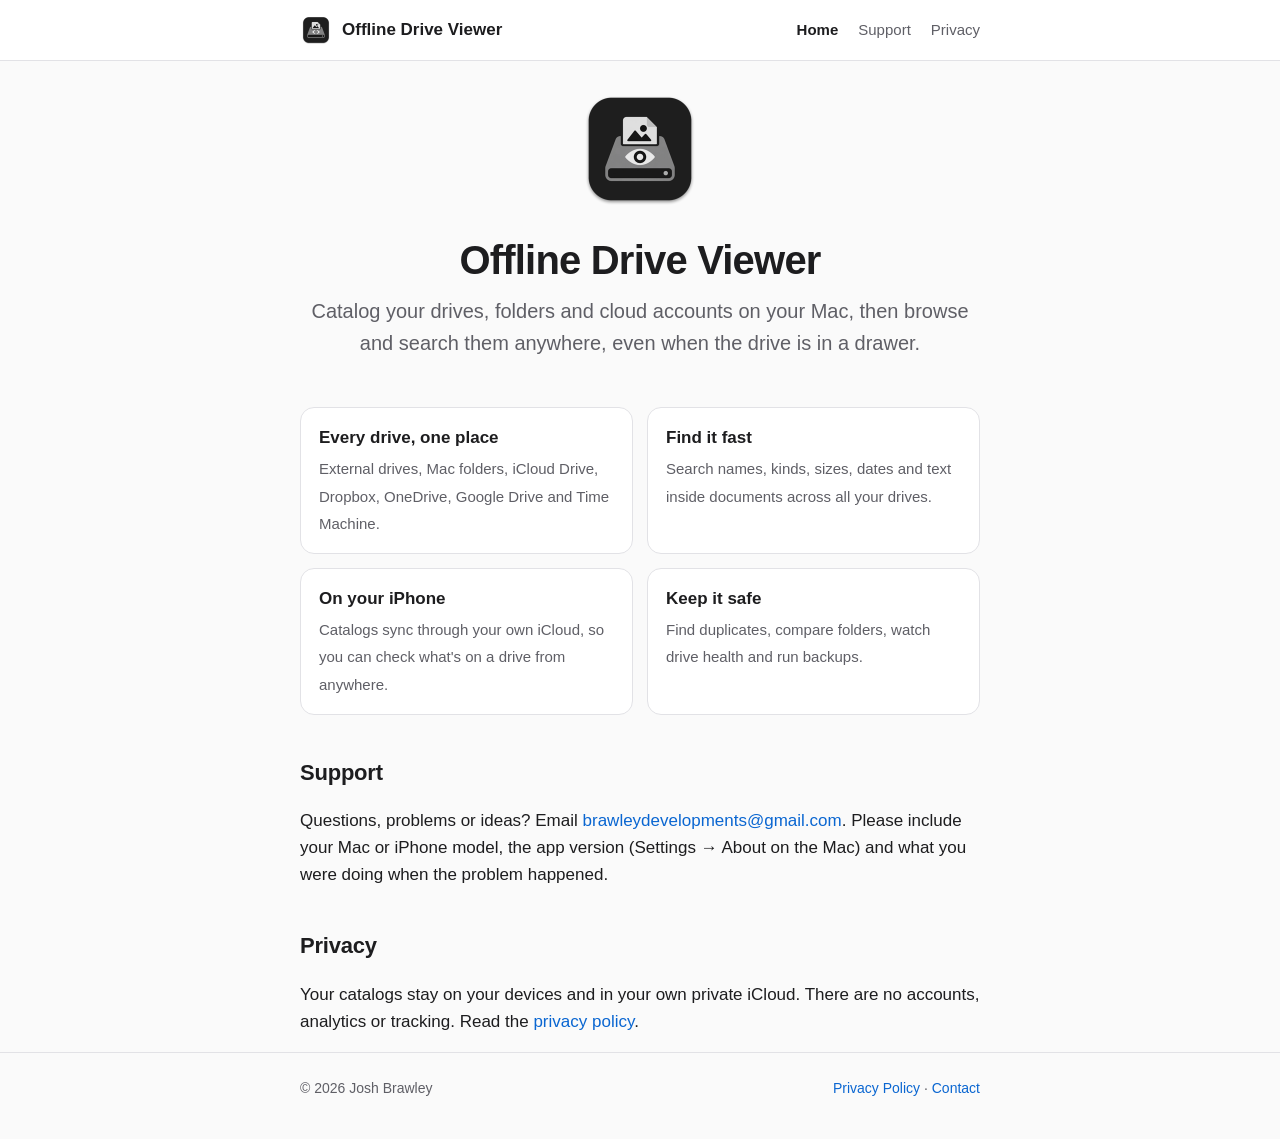
<file: index.html>
<!doctype html>
<html lang="en">
<head>
  <meta charset="utf-8">
  <meta name="viewport" content="width=device-width, initial-scale=1">
  <title>Offline Drive Viewer</title>
  <meta name="description" content="Browse and search every drive you own, even when it's unplugged.">
  <link rel="icon" href="icon.png">
  <link rel="apple-touch-icon" href="icon.png">
  <link rel="stylesheet" href="style.css">
</head>
<body>
  <header class="site">
    <div class="wrap">
      <a class="brand" href="./"><img src="icon.png" alt=""><span>Offline Drive Viewer</span></a>
      <nav>
        <a href="./" aria-current="page">Home</a>
        <a href="#support">Support</a>
        <a href="privacy.html">Privacy</a>
      </nav>
    </div>
  </header>

  <main class="wrap">
    <section class="hero">
      <img src="icon.png" alt="Offline Drive Viewer app icon">
      <h1>Offline Drive Viewer</h1>
      <p>Catalog your drives, folders and cloud accounts on your Mac, then browse and search them anywhere, even when the drive is in a drawer.</p>
    </section>

    <ul class="features">
      <li><strong>Every drive, one place</strong><span>External drives, Mac folders, iCloud Drive, Dropbox, OneDrive, Google Drive and Time Machine.</span></li>
      <li><strong>Find it fast</strong><span>Search names, kinds, sizes, dates and text inside documents across all your drives.</span></li>
      <li><strong>On your iPhone</strong><span>Catalogs sync through your own iCloud, so you can check what's on a drive from anywhere.</span></li>
      <li><strong>Keep it safe</strong><span>Find duplicates, compare folders, watch drive health and run backups.</span></li>
    </ul>

    <h2 id="support">Support</h2>
    <p>Questions, problems or ideas? Email <a href="mailto:brawleydevelopments@gmail.com">brawleydevelopments@gmail.com</a>. Please include your Mac or iPhone model, the app version (Settings → About on the Mac) and what you were doing when the problem happened.</p>

    <h2>Privacy</h2>
    <p>Your catalogs stay on your devices and in your own private iCloud. There are no accounts, analytics or tracking. Read the <a href="privacy.html">privacy policy</a>.</p>
  </main>

  <footer class="site">
    <div class="wrap">
      <span>© 2026 Josh Brawley</span>
      <span><a href="privacy.html">Privacy Policy</a> · <a href="mailto:brawleydevelopments@gmail.com">Contact</a></span>
    </div>
  </footer>
</body>
</html>
</file>
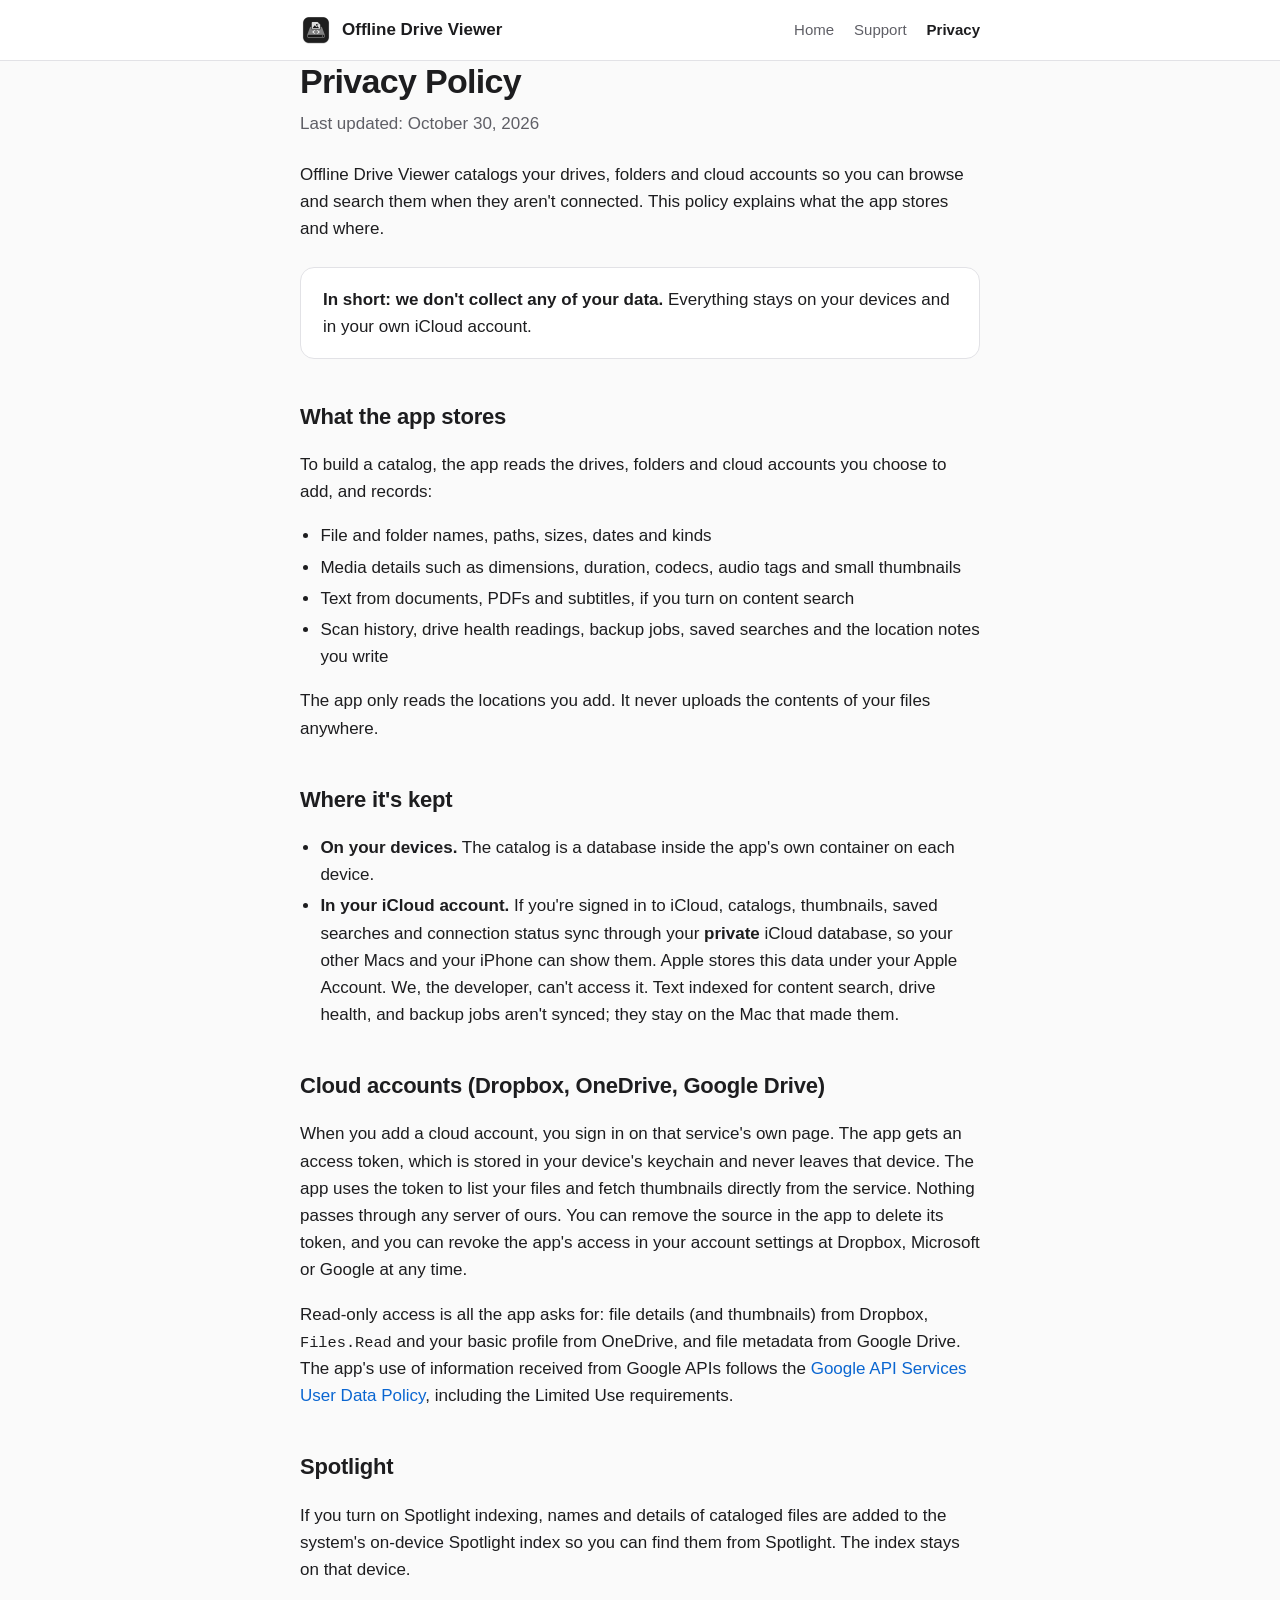
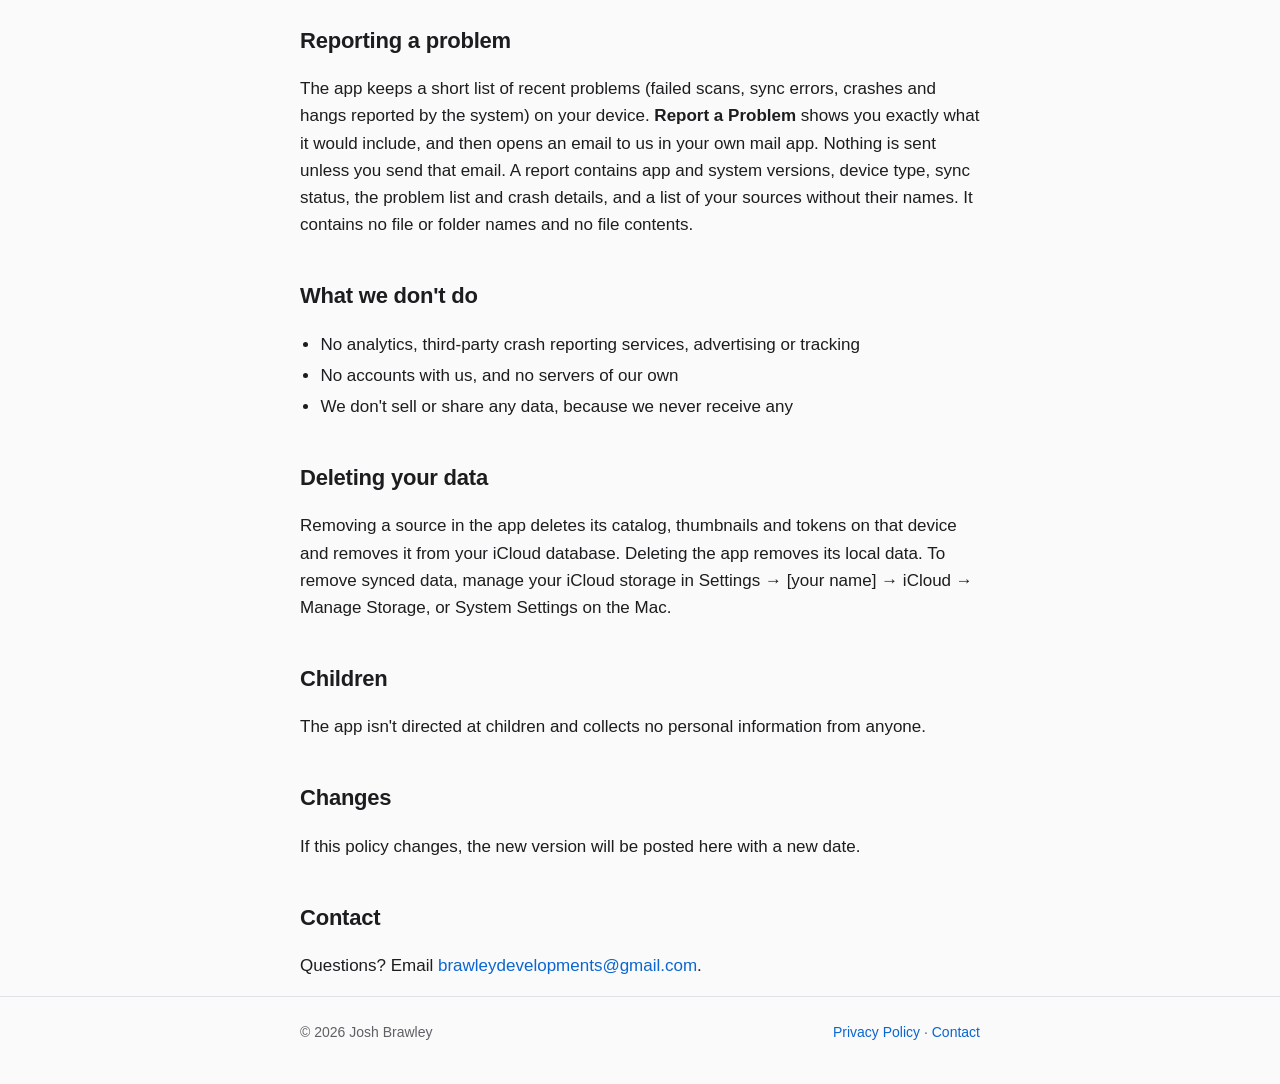
<file: privacy.html>
<!doctype html>
<html lang="en">
<head>
  <meta charset="utf-8">
  <meta name="viewport" content="width=device-width, initial-scale=1">
  <title>Privacy Policy – Offline Drive Viewer</title>
  <meta name="description" content="Offline Drive Viewer doesn't collect your data. Catalogs stay on your devices and in your own iCloud.">
  <link rel="icon" href="icon.png">
  <link rel="apple-touch-icon" href="icon.png">
  <link rel="stylesheet" href="style.css">
</head>
<body>
  <header class="site">
    <div class="wrap">
      <a class="brand" href="./"><img src="icon.png" alt=""><span>Offline Drive Viewer</span></a>
      <nav>
        <a href="./">Home</a>
        <a href="./#support">Support</a>
        <a href="privacy.html" aria-current="page">Privacy</a>
      </nav>
    </div>
  </header>

  <main class="wrap">
    <h1>Privacy Policy</h1>
    <p class="updated">Last updated: October 30, 2026</p>

    <p>Offline Drive Viewer catalogs your drives, folders and cloud accounts so you can browse and search them when they aren't connected. This policy explains what the app stores and where.</p>

    <div class="summary">
      <p><strong>In short: we don't collect any of your data.</strong> Everything stays on your devices and in your own iCloud account.</p>
    </div>

    <h2>What the app stores</h2>
    <p>To build a catalog, the app reads the drives, folders and cloud accounts you choose to add, and records:</p>
    <ul class="plain">
      <li>File and folder names, paths, sizes, dates and kinds</li>
      <li>Media details such as dimensions, duration, codecs, audio tags and small thumbnails</li>
      <li>Text from documents, PDFs and subtitles, if you turn on content search</li>
      <li>Scan history, drive health readings, backup jobs, saved searches and the location notes you write</li>
    </ul>
    <p>The app only reads the locations you add. It never uploads the contents of your files anywhere.</p>

    <h2>Where it's kept</h2>
    <ul class="plain">
      <li><strong>On your devices.</strong> The catalog is a database inside the app's own container on each device.</li>
      <li><strong>In your iCloud account.</strong> If you're signed in to iCloud, catalogs, thumbnails, saved searches and connection status sync through your <strong>private</strong> iCloud database, so your other Macs and your iPhone can show them. Apple stores this data under your Apple Account. We, the developer, can't access it. Text indexed for content search, drive health, and backup jobs aren't synced; they stay on the Mac that made them.</li>
    </ul>

    <h2>Cloud accounts (Dropbox, OneDrive, Google Drive)</h2>
    <p>When you add a cloud account, you sign in on that service's own page. The app gets an access token, which is stored in your device's keychain and never leaves that device. The app uses the token to list your files and fetch thumbnails directly from the service. Nothing passes through any server of ours. You can remove the source in the app to delete its token, and you can revoke the app's access in your account settings at Dropbox, Microsoft or Google at any time.</p>
    <p>Read-only access is all the app asks for: file details (and thumbnails) from Dropbox, <code>Files.Read</code> and your basic profile from OneDrive, and file metadata from Google Drive. The app's use of information received from Google APIs follows the <a href="https://developers.google.com/terms/api-services-user-data-policy">Google API Services User Data Policy</a>, including the Limited Use requirements.</p>

    <h2>Spotlight</h2>
    <p>If you turn on Spotlight indexing, names and details of cataloged files are added to the system's on-device Spotlight index so you can find them from Spotlight. The index stays on that device.</p>

    <h2>Reporting a problem</h2>
    <p>The app keeps a short list of recent problems (failed scans, sync errors, crashes and hangs reported by the system) on your device. <strong>Report a Problem</strong> shows you exactly what it would include, and then opens an email to us in your own mail app. Nothing is sent unless you send that email. A report contains app and system versions, device type, sync status, the problem list and crash details, and a list of your sources without their names. It contains no file or folder names and no file contents.</p>

    <h2>What we don't do</h2>
    <ul class="plain">
      <li>No analytics, third-party crash reporting services, advertising or tracking</li>
      <li>No accounts with us, and no servers of our own</li>
      <li>We don't sell or share any data, because we never receive any</li>
    </ul>

    <h2>Deleting your data</h2>
    <p>Removing a source in the app deletes its catalog, thumbnails and tokens on that device and removes it from your iCloud database. Deleting the app removes its local data. To remove synced data, manage your iCloud storage in Settings → [your name] → iCloud → Manage Storage, or System Settings on the Mac.</p>

    <h2>Children</h2>
    <p>The app isn't directed at children and collects no personal information from anyone.</p>

    <h2>Changes</h2>
    <p>If this policy changes, the new version will be posted here with a new date.</p>

    <h2>Contact</h2>
    <p>Questions? Email <a href="mailto:brawleydevelopments@gmail.com">brawleydevelopments@gmail.com</a>.</p>
  </main>

  <footer class="site">
    <div class="wrap">
      <span>© 2026 Josh Brawley</span>
      <span><a href="privacy.html">Privacy Policy</a> · <a href="mailto:brawleydevelopments@gmail.com">Contact</a></span>
    </div>
  </footer>
</body>
</html>
</file>
<file: style.css>
:root {
  --bg: #fafafa;
  --surface: #ffffff;
  --text: #1d1d1f;
  --muted: #5f5f66;
  --line: #e2e2e6;
  --accent: #2f2f33;
  --link: #0a66d1;
}
@media (prefers-color-scheme: dark) {
  :root {
    --bg: #161617;
    --surface: #1f1f21;
    --text: #f2f2f4;
    --muted: #a1a1a8;
    --line: #333338;
    --accent: #e8e8ea;
    --link: #5aa6ff;
  }
}

* { box-sizing: border-box; }

body {
  margin: 0;
  background: var(--bg);
  color: var(--text);
  font: 17px/1.6 -apple-system, BlinkMacSystemFont, "SF Pro Text", "Helvetica Neue", Arial, sans-serif;
  -webkit-font-smoothing: antialiased;
}

a { color: var(--link); text-decoration: none; }
a:hover { text-decoration: underline; }

.wrap { max-width: 720px; margin: 0 auto; padding: 0 20px; }

header.site {
  border-bottom: 1px solid var(--line);
  background: var(--surface);
}
header.site .wrap {
  display: flex;
  align-items: center;
  justify-content: space-between;
  gap: 16px;
  height: 60px;
}
.brand {
  display: flex;
  align-items: center;
  gap: 10px;
  color: var(--text);
  font-weight: 600;
}
.brand img { width: 32px; height: 32px; }
.brand:hover { text-decoration: none; }
nav { display: flex; gap: 20px; font-size: 15px; }
nav a { color: var(--muted); }
nav a[aria-current="page"] { color: var(--text); font-weight: 600; }

main { padding: 48px 0 64px; }

.hero { text-align: center; padding: 24px 0 40px; }
.hero img { width: 128px; height: 128px; }
.hero h1 { font-size: 40px; line-height: 1.15; margin: 16px 0 12px; letter-spacing: -0.02em; }
.hero p { font-size: 20px; color: var(--muted); margin: 0 auto; max-width: 34em; }

h1 { font-size: 34px; line-height: 1.2; letter-spacing: -0.02em; margin: 0 0 8px; }
h2 { font-size: 22px; margin: 40px 0 8px; letter-spacing: -0.01em; }
.updated { color: var(--muted); margin: 0 0 24px; }

.summary {
  background: var(--surface);
  border: 1px solid var(--line);
  border-radius: 14px;
  padding: 18px 22px;
  margin: 24px 0;
}
.summary p { margin: 0; }

.features {
  display: grid;
  grid-template-columns: repeat(auto-fit, minmax(260px, 1fr));
  gap: 14px;
  margin: 8px 0 0;
  padding: 0;
  list-style: none;
}
.features li {
  background: var(--surface);
  border: 1px solid var(--line);
  border-radius: 14px;
  padding: 16px 18px;
}
.features strong { display: block; margin-bottom: 4px; }
.features span { color: var(--muted); font-size: 15px; }

ul.plain { padding-left: 1.2em; }
ul.plain li { margin: 4px 0; }
code { font: 0.9em ui-monospace, "SF Mono", Menlo, monospace; }

footer.site {
  border-top: 1px solid var(--line);
  color: var(--muted);
  font-size: 14px;
  padding: 24px 0 40px;
}
footer.site .wrap { display: flex; flex-wrap: wrap; justify-content: space-between; gap: 8px 20px; }

@media (max-width: 520px) {
  body { font-size: 16px; }
  .hero h1 { font-size: 32px; }
  .hero p { font-size: 18px; }
  h1 { font-size: 28px; }
  nav { gap: 14px; }
  .brand span { display: none; }
}
</file>
